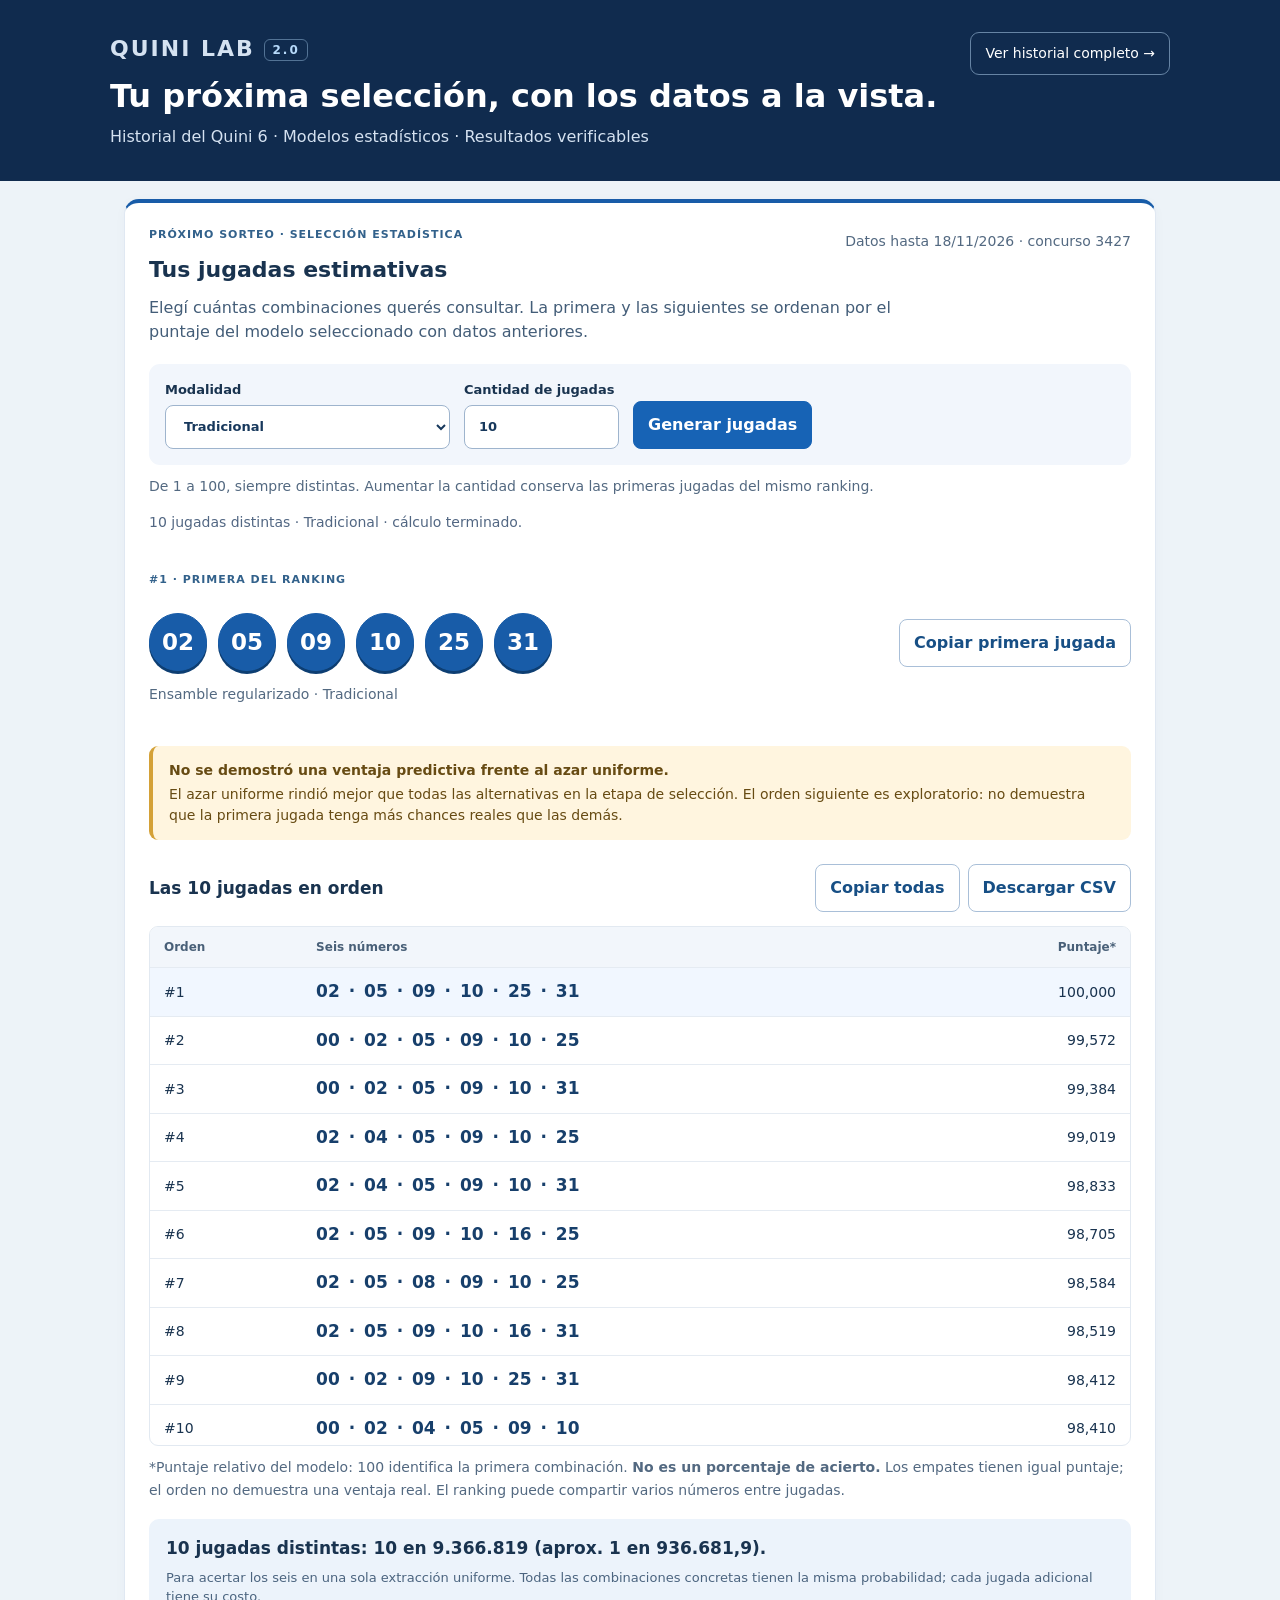
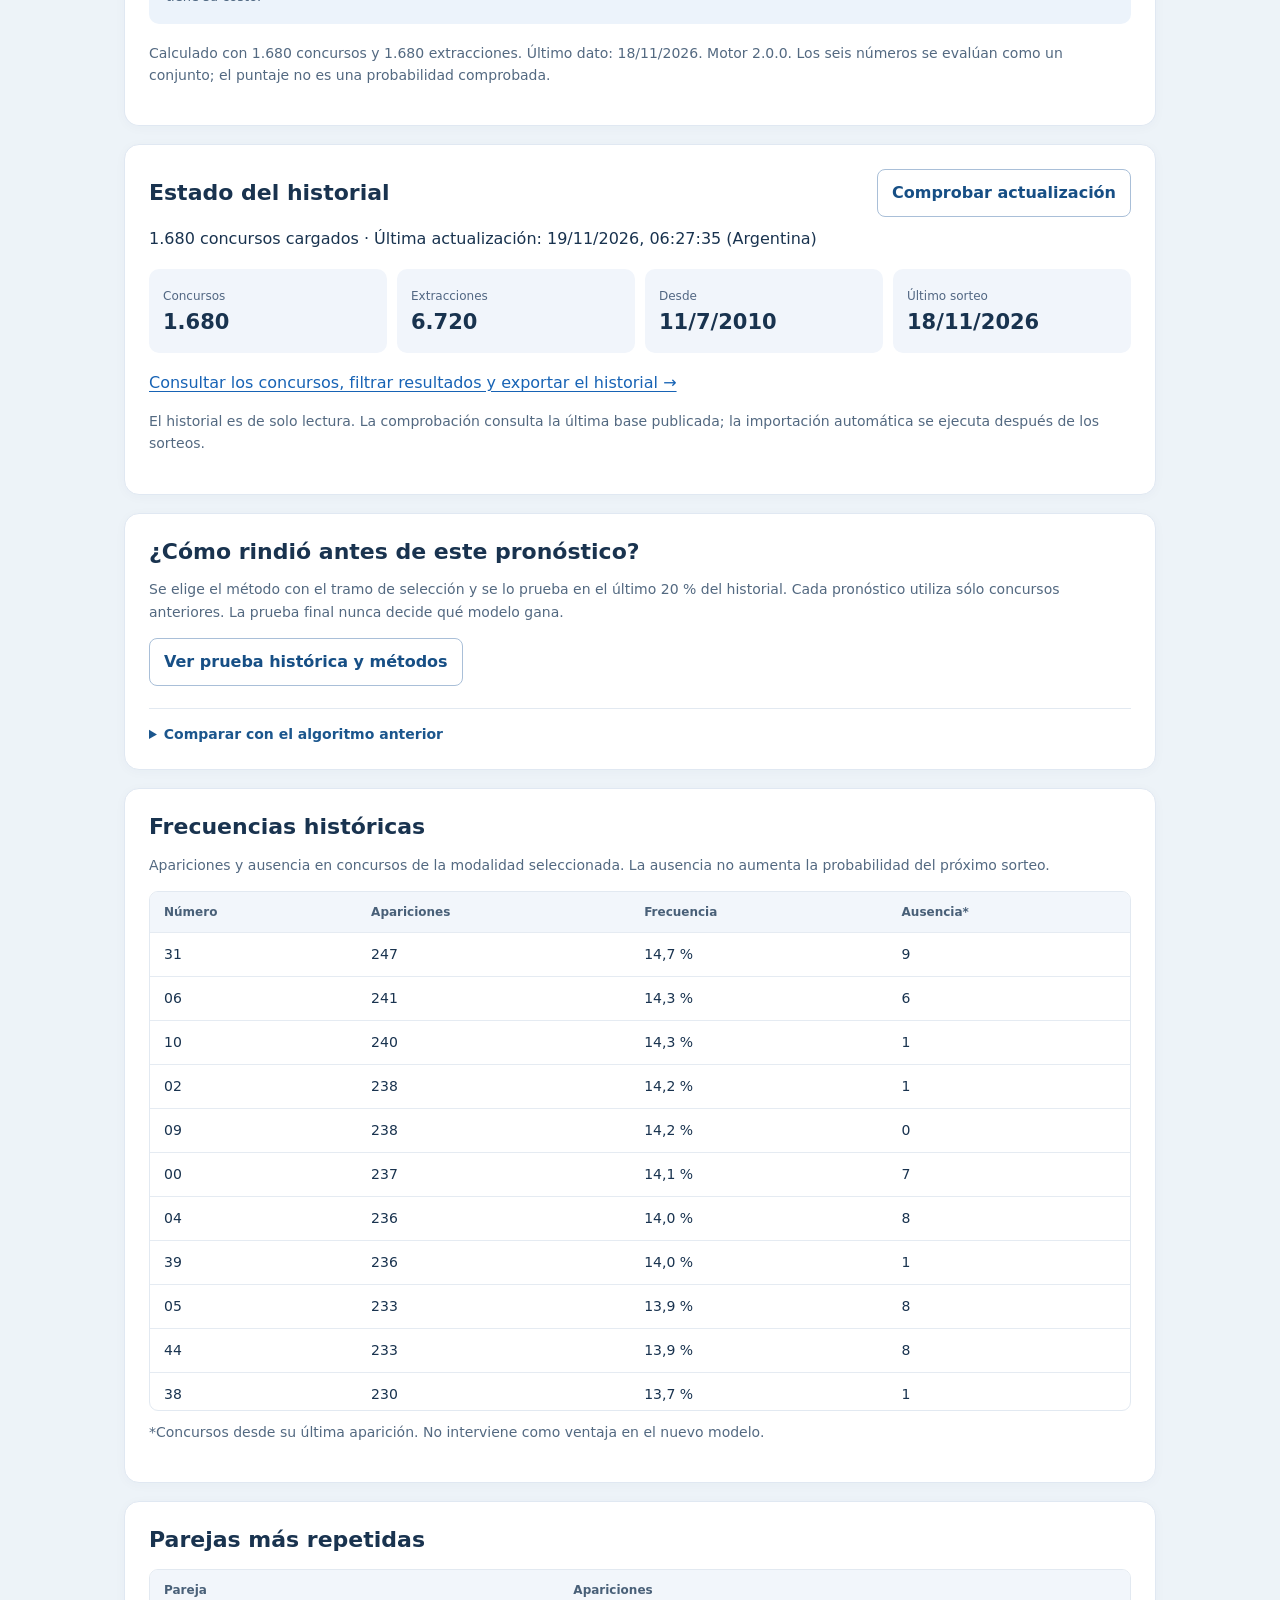
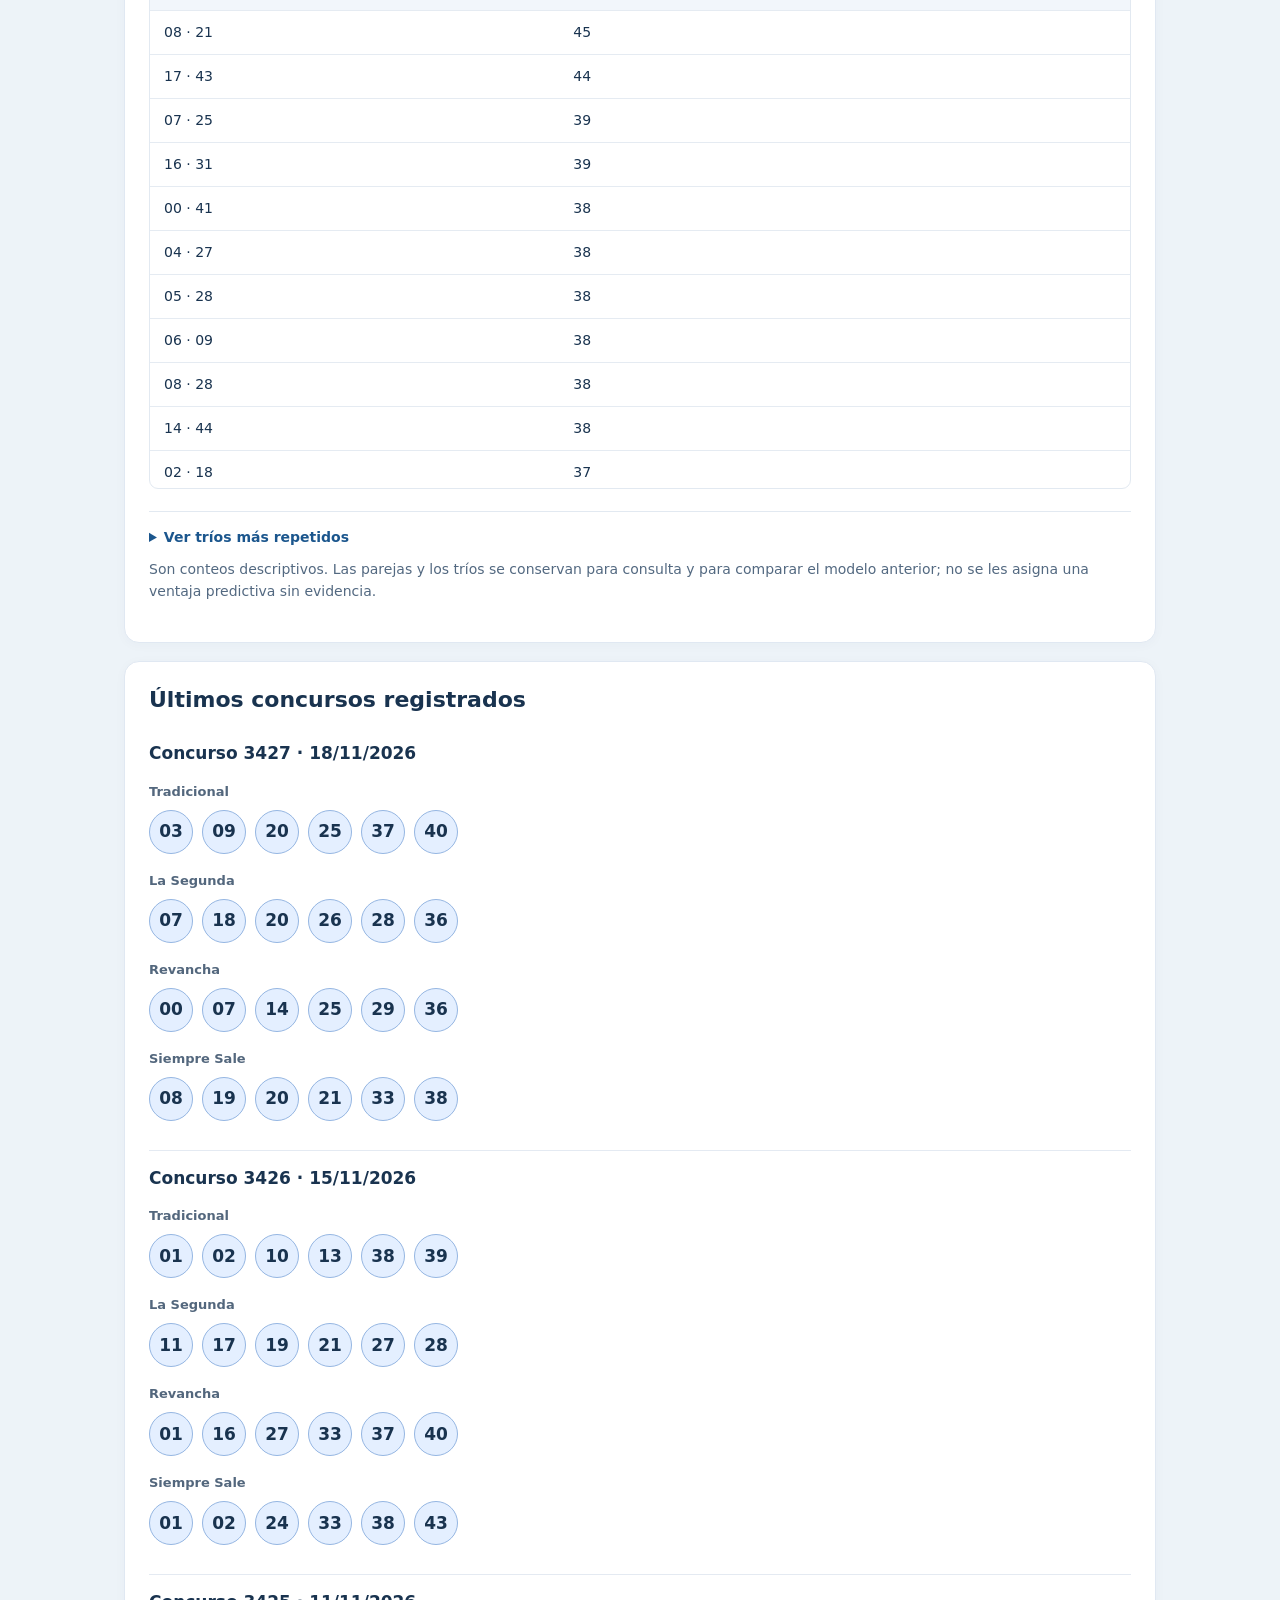
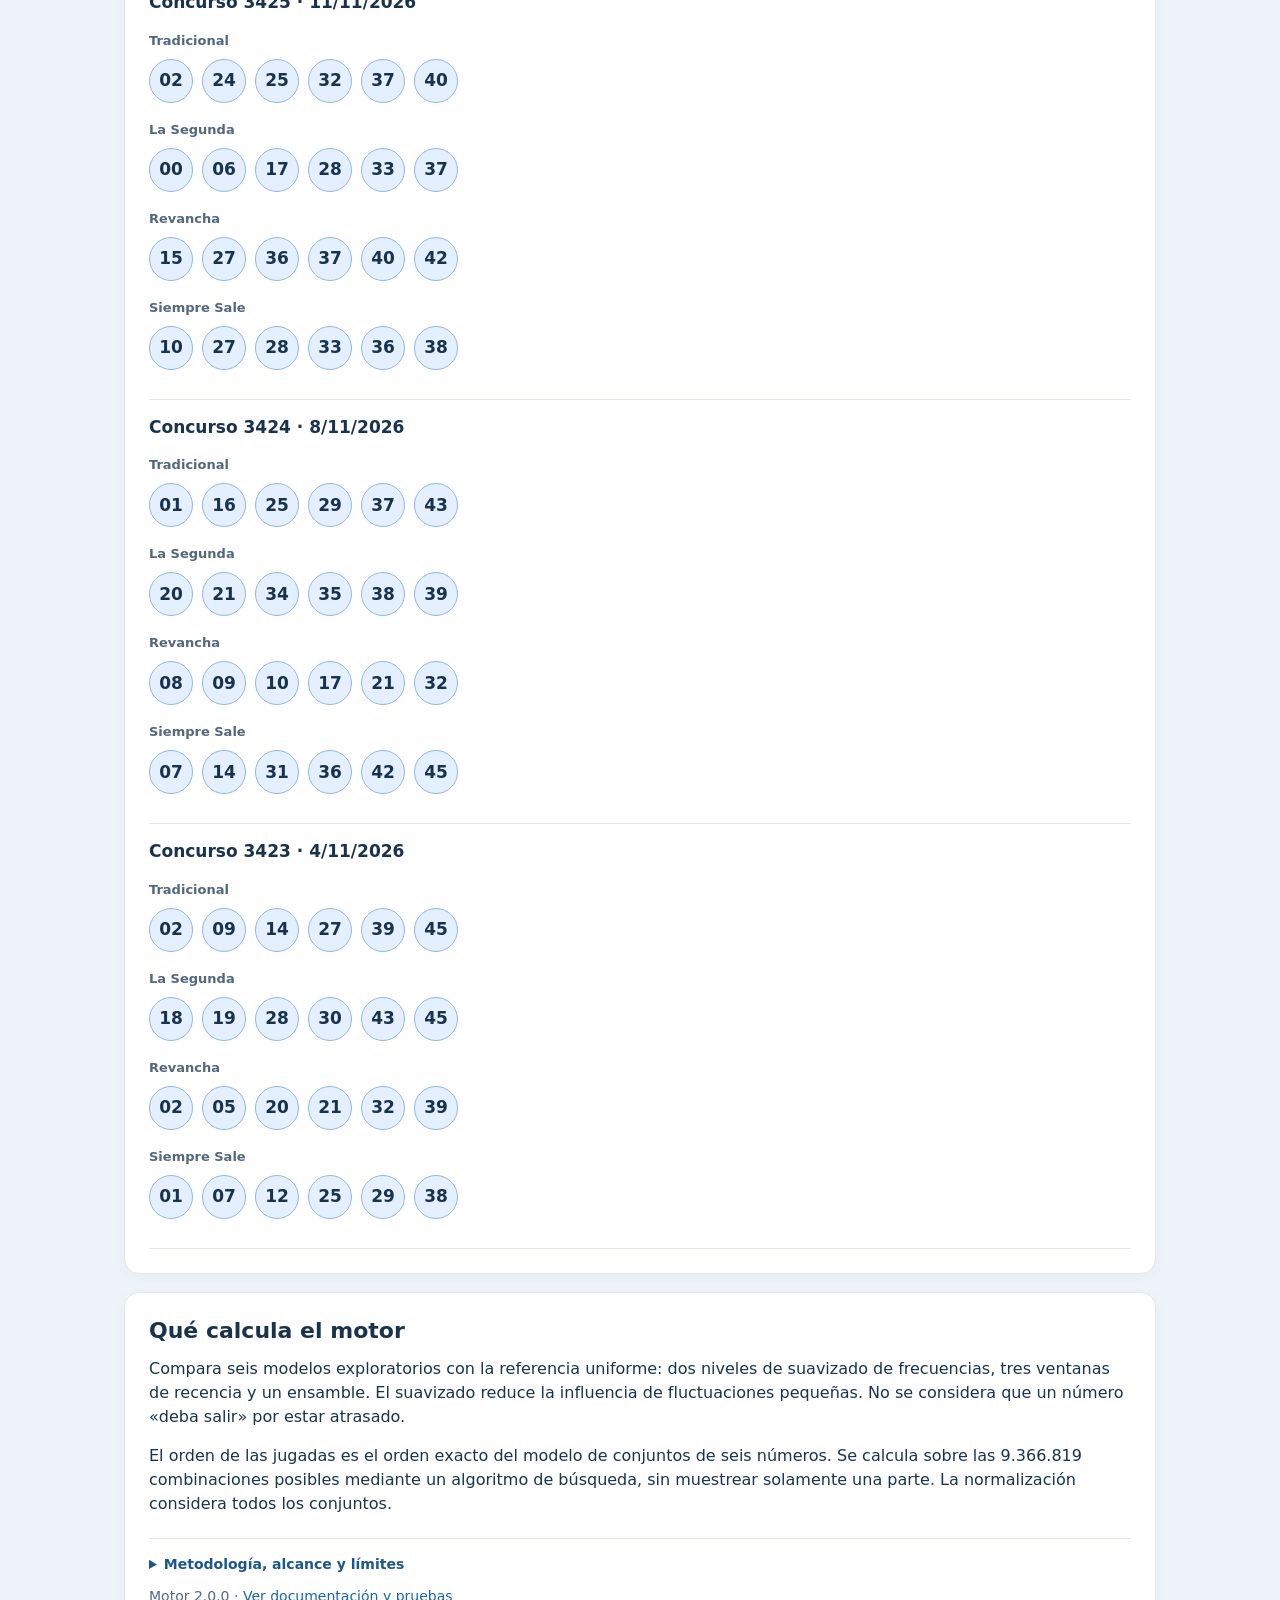
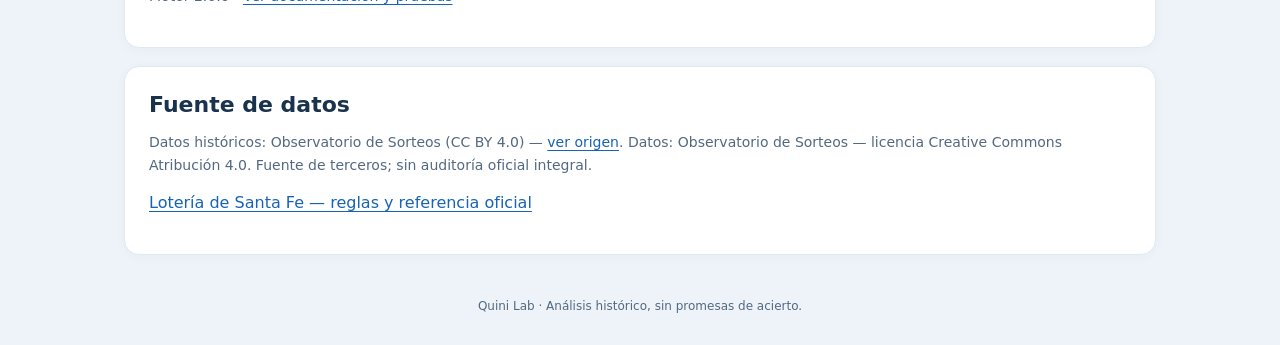
<file: app/index.html>
<!doctype html>
<html lang="es-AR">
<head>
<meta charset="utf-8"><meta name="viewport" content="width=device-width,initial-scale=1">
<meta name="theme-color" content="#102b4e"><title>Quini Lab | Jugadas y análisis</title>
<link rel="stylesheet" href="./styles.css?v=2.0.0">
</head>
<body>
<header><div class="header-inner"><div><p class="brand">QUINI LAB <span>2.0</span></p><h1>Tu próxima selección, con los datos a la vista.</h1><p>Historial del Quini 6 · Modelos estadísticos · Resultados verificables</p></div><a href="./historial.html" class="header-link">Ver historial completo →</a></div></header>
<main>
<section class="featured" id="jugada" aria-labelledby="pick-title">
<div class="section-heading"><span class="eyebrow">PRÓXIMO SORTEO · SELECCIÓN ESTADÍSTICA</span><span id="cutoff" class="muted">Consultando historial…</span></div>
<h2 id="pick-title">Tus jugadas estimativas</h2>
<p class="intro">Elegí cuántas combinaciones querés consultar. La primera y las siguientes se ordenan por el puntaje del modelo seleccionado con datos anteriores.</p>
<form id="generate-form" class="controls">
<label for="mode">Modalidad<select id="mode"><option>Tradicional</option><option>La Segunda</option><option>Revancha</option><option>Siempre Sale</option><option value="Todas">Todas (historial combinado)</option></select></label>
<label for="quantity">Cantidad de jugadas<input id="quantity" type="number" min="1" max="100" step="1" value="10" required inputmode="numeric" aria-describedby="quantity-help"></label>
<button id="generate" type="submit" disabled>Generar jugadas</button>
</form>
<p id="quantity-help" class="muted">De 1 a 100, siempre distintas. Aumentar la cantidad conserva las primeras jugadas del mismo ranking.</p>
<p id="compute-status" role="status" aria-live="polite">Cargando datos…</p>
<div id="forecast" hidden>
<div class="primary-pick"><div><p class="eyebrow">#1 · PRIMERA DEL RANKING</p><div id="pick" class="balls featured-balls"></div><p id="model-name" class="muted"></p></div><button id="copyPick" type="button" class="secondary" disabled>Copiar primera jugada</button></div>
<div id="evidence" class="notice" role="status"></div>
<div class="section-heading"><h3 id="ranking-title">Ranking completo</h3><div class="actions"><button id="copyAll" type="button" class="secondary" disabled>Copiar todas</button><button id="exportPicks" type="button" class="secondary" disabled>Descargar CSV</button></div></div>
<div class="table-scroll"><table class="ranking"><thead><tr><th scope="col">Orden</th><th scope="col">Seis números</th><th scope="col">Puntaje*</th></tr></thead><tbody id="ranked"></tbody></table></div>
<p class="muted">*Puntaje relativo del modelo: 100 identifica la primera combinación. <strong>No es un porcentaje de acierto.</strong> Los empates tienen igual puntaje; el orden no demuestra una ventaja real. El ranking puede compartir varios números entre jugadas.</p>
<div class="probability"><strong id="chance"></strong><span>Para acertar los seis en una sola extracción uniforme. Todas las combinaciones concretas tienen la misma probabilidad; cada jugada adicional tiene su costo.</span></div>
<p id="explain" class="muted"></p>
</div>
</section>
<section aria-labelledby="base-title"><div class="section-heading"><h2 id="base-title">Estado del historial</h2><button id="reload" class="secondary">Comprobar actualización</button></div><p id="status" aria-live="polite">Cargando historial…</p><div id="metrics" class="grid"></div><p><a href="./historial.html">Consultar los concursos, filtrar resultados y exportar el historial →</a></p><p class="muted">El historial es de solo lectura. La comprobación consulta la última base publicada; la importación automática se ejecuta después de los sorteos.</p></section>
<section aria-labelledby="test-title"><h2 id="test-title">¿Cómo rindió antes de este pronóstico?</h2><p class="muted">Se elige el método con el tramo de selección y se lo prueba en el último 20 % del historial. Cada pronóstico utiliza sólo concursos anteriores. La prueba final nunca decide qué modelo gana.</p><button id="backtest" class="secondary" type="button" disabled>Ver prueba histórica y métodos</button><div id="validation" hidden aria-live="polite"></div><details><summary>Comparar con el algoritmo anterior</summary><p class="muted">Conserva la heurística de frecuencias, atrasos, parejas y tríos como referencia. Evalúa hasta 80 extracciones recientes, con el error de ejecución corregido y sin usar otras modalidades del mismo concurso. Este período difiere del de la prueba final del motor nuevo.</p><button id="legacy-test" type="button" class="secondary" disabled>Evaluar modelo anterior</button><div id="legacy-result" class="muted" aria-live="polite"></div></details></section>
<section><h2>Frecuencias históricas</h2><p class="muted">Apariciones y ausencia en concursos de la modalidad seleccionada. La ausencia no aumenta la probabilidad del próximo sorteo.</p><div id="stats">Cargando…</div></section>
<section><h2>Parejas más repetidas</h2><div id="pairs">Cargando…</div><details><summary>Ver tríos más repetidos</summary><div id="triples"></div></details><p class="muted">Son conteos descriptivos. Las parejas y los tríos se conservan para consulta y para comparar el modelo anterior; no se les asigna una ventaja predictiva sin evidencia.</p></section>
<section><h2>Últimos concursos registrados</h2><div id="results">Cargando…</div></section>
<section><h2>Qué calcula el motor</h2><p>Compara seis modelos exploratorios con la referencia uniforme: dos niveles de suavizado de frecuencias, tres ventanas de recencia y un ensamble. El suavizado reduce la influencia de fluctuaciones pequeñas. No se considera que un número «deba salir» por estar atrasado.</p><p>El orden de las jugadas es el orden exacto del modelo de conjuntos de seis números. Se calcula sobre las 9.366.819 combinaciones posibles mediante un algoritmo de búsqueda, sin muestrear solamente una parte. La normalización considera todos los conjuntos.</p><details><summary>Metodología, alcance y límites</summary><p>El modelo utiliza probabilidades marginales suavizadas con un prior uniforme y construye una distribución condicional a que salgan exactamente seis números diferentes. Su normalización se calcula con polinomios simétricos elementales. La selección del método usa la pérdida logarítmica del conjunto completo, no solamente la cantidad de aciertos.</p><p>Primer 60 %: entrenamiento inicial. Siguiente 20 %: selección entre seis alternativas con parámetros prefijados. Último 20 %: prueba del método elegido, sin volver a seleccionarlo. Durante cada tramo se incorporan los concursos a medida que pasan. Finalmente se ajusta ese método con todo el historial para la próxima selección.</p><p>El ranking siempre muestra la mejor alternativa histórica de las seis, aunque el azar uniforme haya rendido mejor. En ese caso, el resultado se informa expresamente. Los intervalos del 95 % son aproximados, agrupados por concurso y con ajuste temporal Newey–West. No son una garantía de acierto ni corrigen revisiones posteriores del algoritmo.</p><p>«Todas» mezcla las modalidades y asume una distribución común; no estima un premio simultáneo en cuatro sorteos. Todas las modalidades de un concurso se evalúan antes de incorporarlo. La probabilidad de las jugadas se informa por extracción. Una prueba retrospectiva requiere confirmación con sorteos nuevos y puede perder vigencia al cambiar el historial.</p><p>Los resultados proceden de un tercero y no fueron auditados uno por uno contra extractos oficiales. Ninguna red neuronal, análisis de atrasos o algoritmo puede asegurar los próximos seis números de un sorteo justo e independiente.</p></details><p class="muted">Motor 2.0.0 · <a href="https://github.com/BUNKER4444/quini-lab/blob/main/METODOLOGIA.md" target="_blank" rel="noopener noreferrer">Ver documentación y pruebas</a></p></section>
<section><h2>Fuente de datos</h2><p id="source" class="muted">Cargando atribución…</p><p><a href="https://www.loteriasantafe.gov.ar/quini-preguntas-frecuentes/" target="_blank" rel="noopener noreferrer">Lotería de Santa Fe — reglas y referencia oficial</a></p></section>
</main><footer>Quini Lab · Análisis histórico, sin promesas de acierto.</footer>
<script src="./model.js?v=2.0.0"></script><script src="./legacy-model.js?v=2.0.0"></script><script src="./app.js?v=2.0.1"></script>
</body></html>
</file>
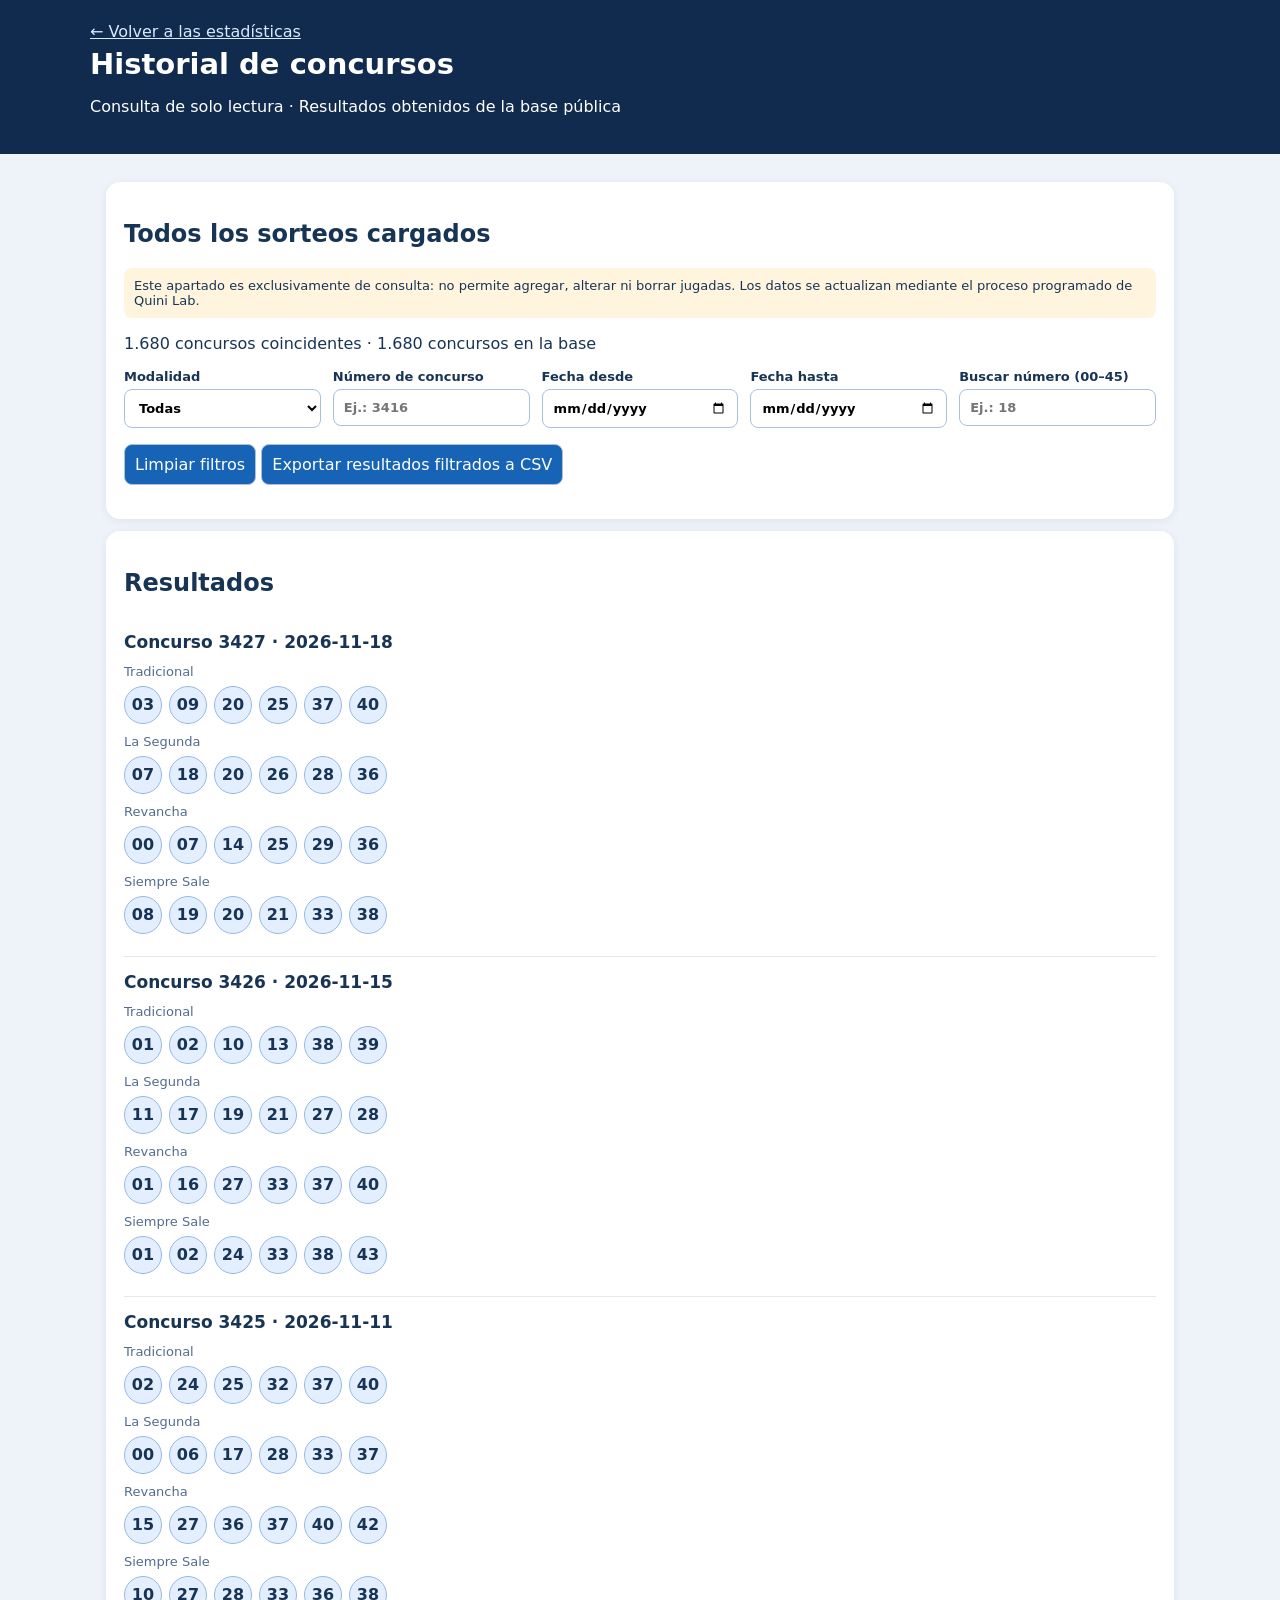
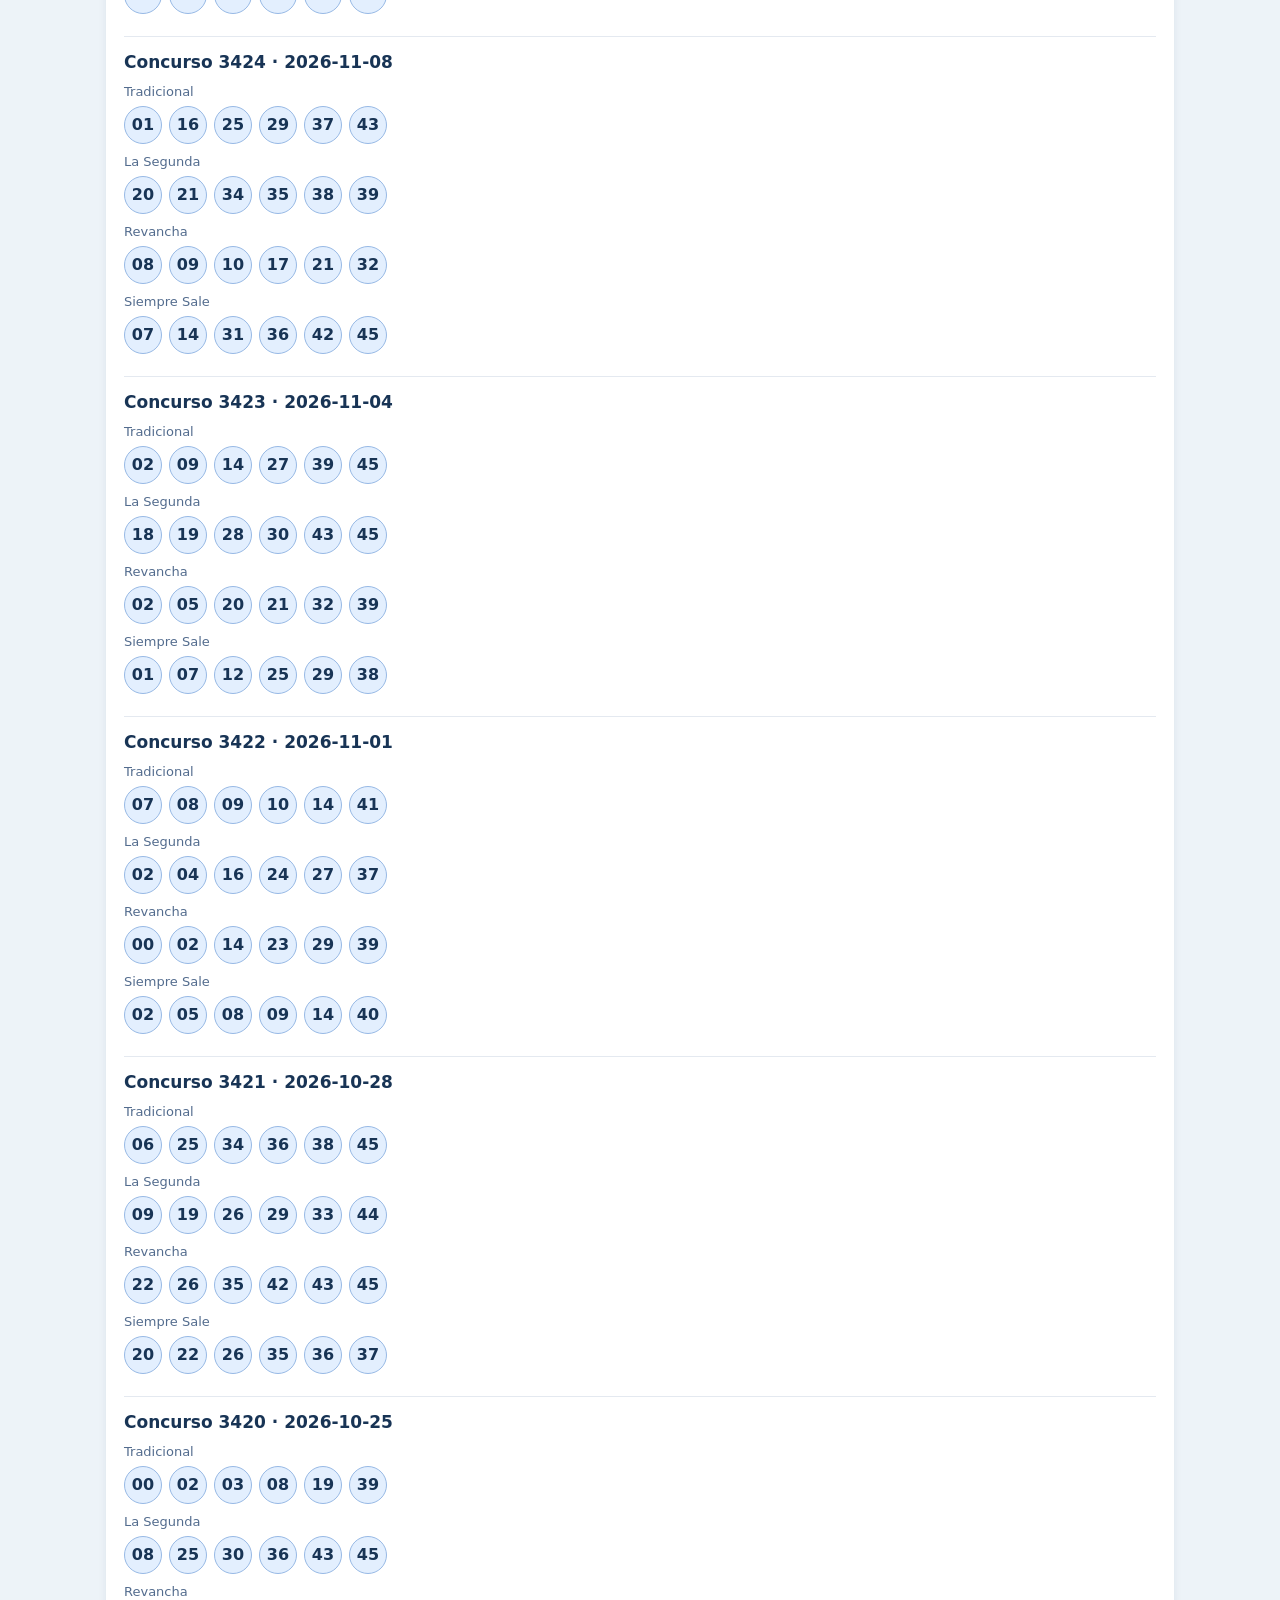
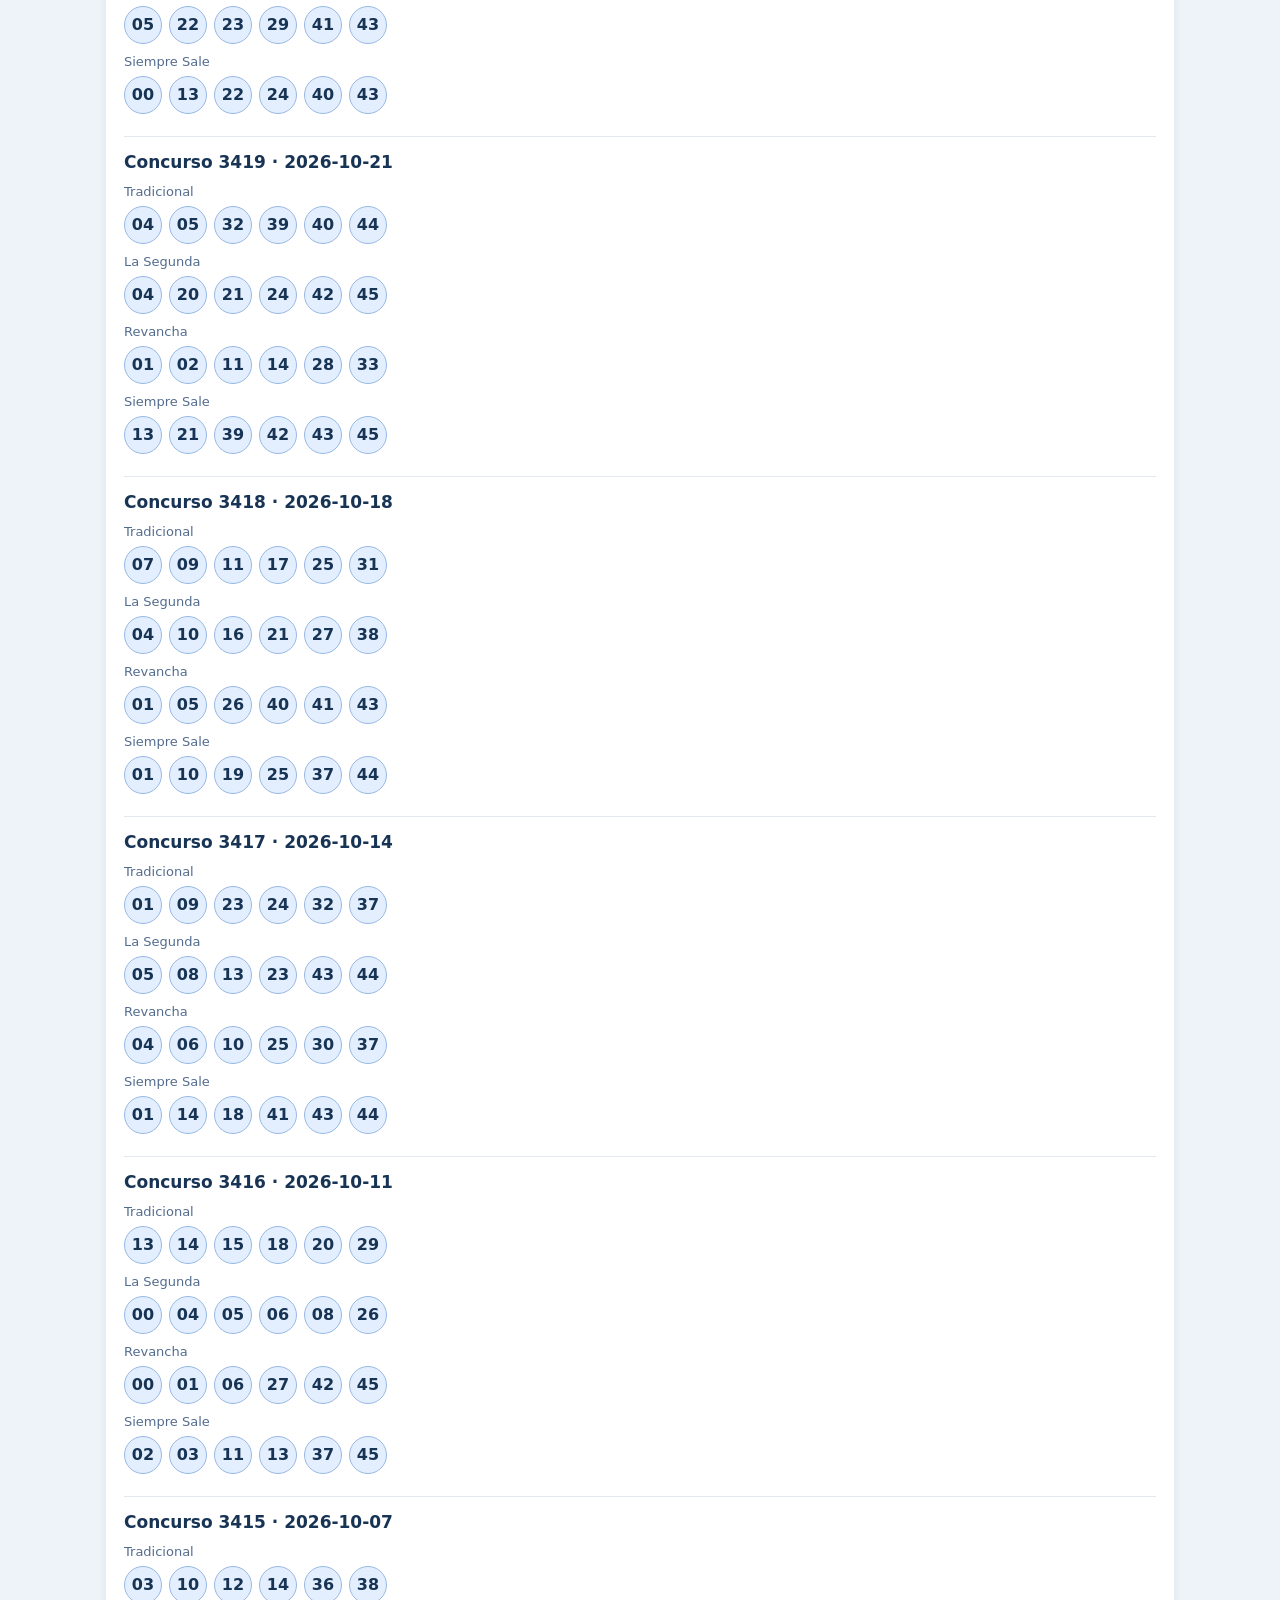
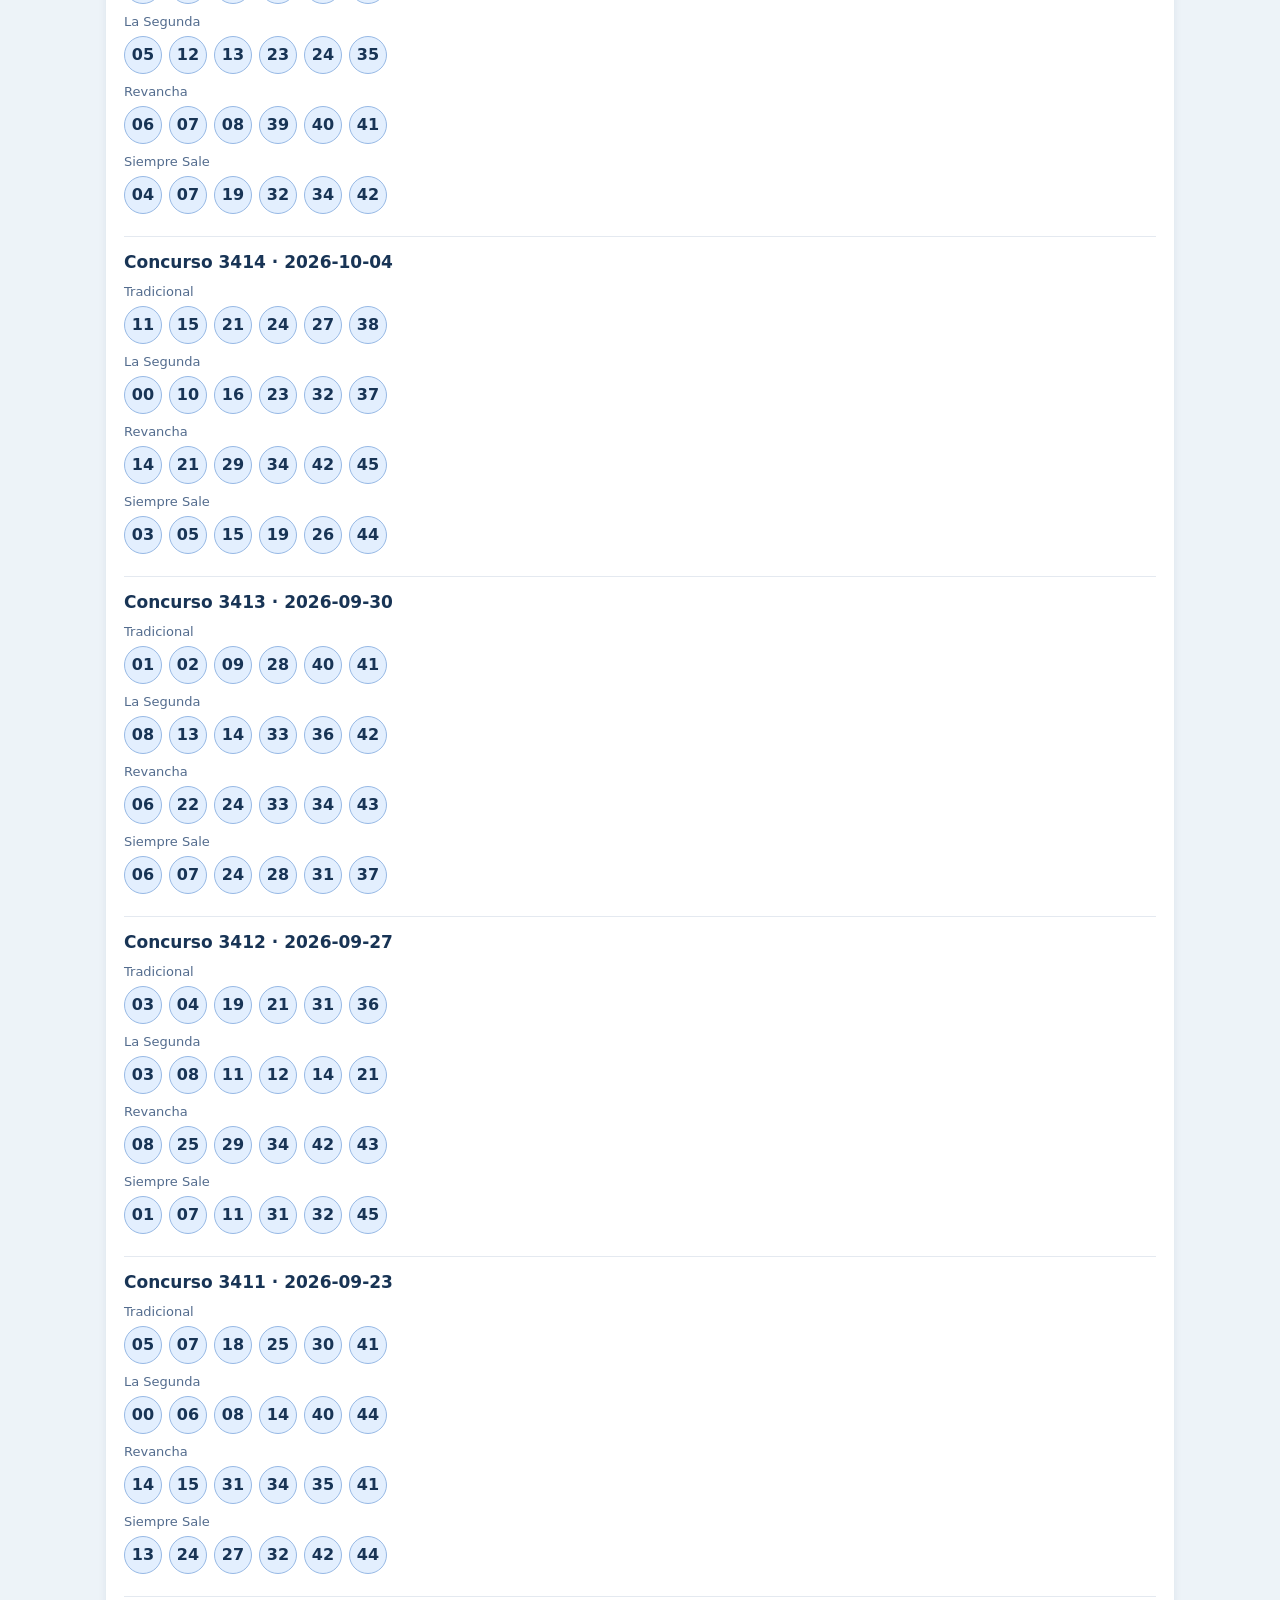
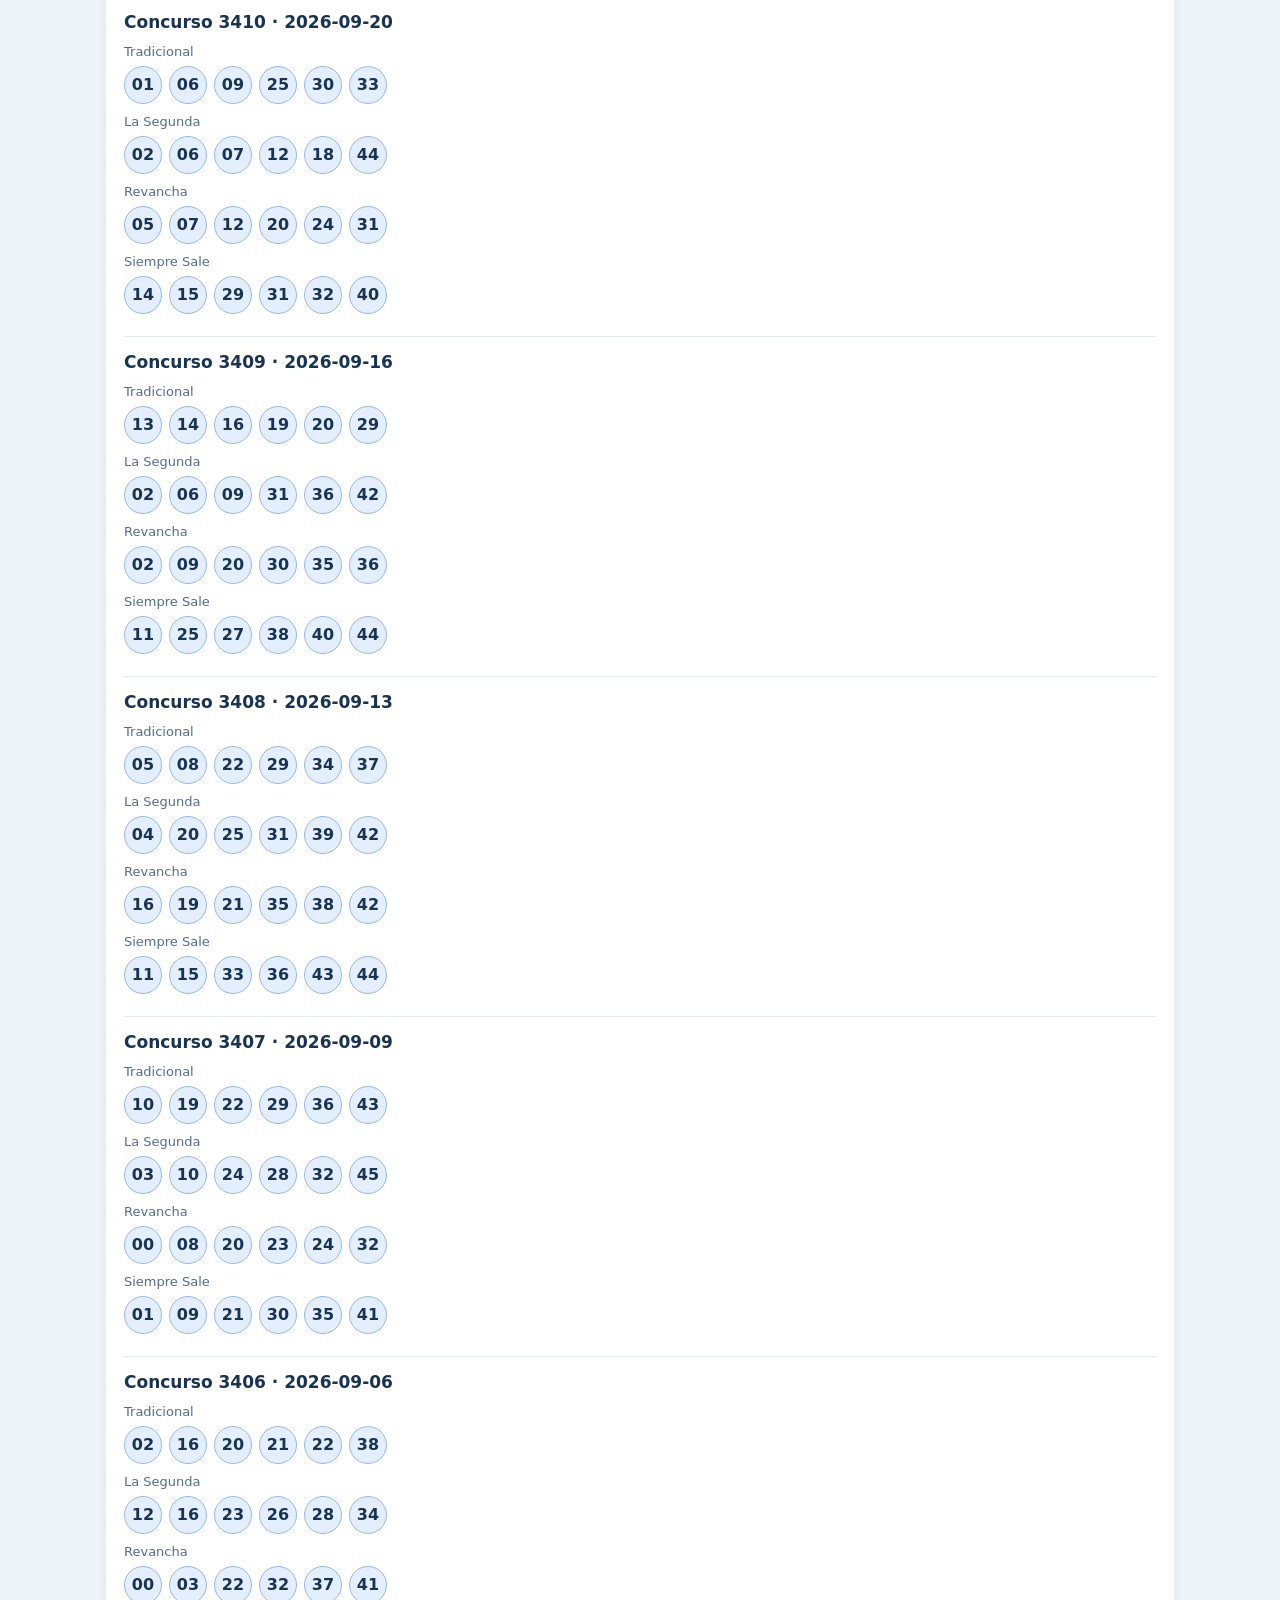
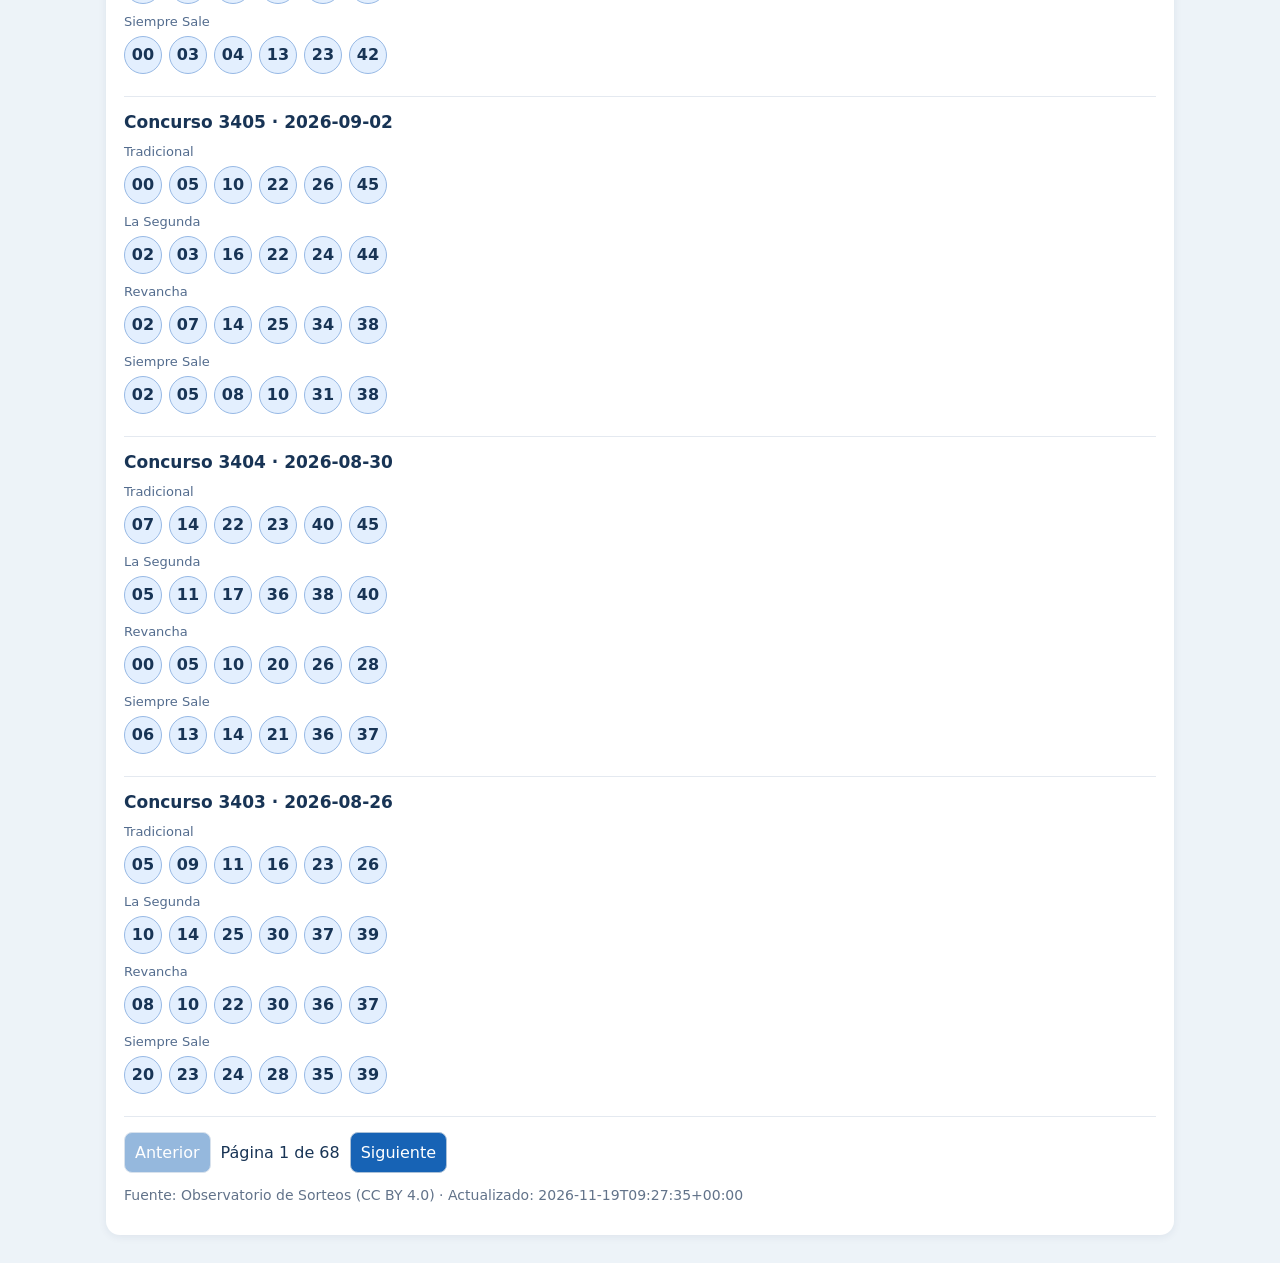
<file: app/historial.html>
<!doctype html><html lang="es"><head><meta charset="utf-8"><meta name="viewport" content="width=device-width,initial-scale=1"><title>Historial completo | Quini Lab</title>
<style>:root{font-family:system-ui,-apple-system,"Segoe UI",sans-serif;color:#183455;background:#edf3f8}*{box-sizing:border-box}body{margin:0}header{background:#102b4e;color:white;padding:22px 16px}header>div,main{max-width:1100px;margin:auto}h1{font-size:29px;margin:6px 0}header a{color:#dbe9ff}main{padding:16px}section{background:white;padding:18px;border-radius:14px;margin:12px 0;box-shadow:0 2px 9px #18304e12}label{font-size:13px;font-weight:600;display:flex;flex-direction:column;gap:5px}input,select,button{font:inherit;border:1px solid #abc1d8;padding:10px;border-radius:8px;background:white;max-width:100%}button{background:#1763b5;color:white;cursor:pointer}.controls{display:grid;grid-template-columns:repeat(auto-fit,minmax(165px,1fr));gap:12px}.muted{color:#62738a;font-size:14px}.balls{display:flex;gap:7px;flex-wrap:wrap;margin:7px 0}.ball{display:inline-grid;place-items:center;border-radius:50%;background:#e3effe;border:1px solid #97b9e5;width:38px;height:38px;font-weight:700}.record{padding:15px 0;border-bottom:1px solid #e4e9f0}.record h3{margin:0 0 12px;font-size:17px}.mode{font-size:13px;color:#536c8e;margin-top:10px}.pagination{display:flex;gap:10px;align-items:center;flex-wrap:wrap;margin-top:15px}button:disabled{opacity:.45;cursor:default}.warning{background:#fff5df;padding:10px;border-radius:8px;font-size:13px}@media(max-width:520px){.ball{width:34px;height:34px;font-size:13px}}</style></head>
<body><header><div><a href="./">← Volver a las estadísticas</a><h1>Historial de concursos</h1><p>Consulta de solo lectura · Resultados obtenidos de la base pública</p></div></header>
<main><section><h2>Todos los sorteos cargados</h2><p class="warning">Este apartado es exclusivamente de consulta: no permite agregar, alterar ni borrar jugadas. Los datos se actualizan mediante el proceso programado de Quini Lab.</p><p id="count" aria-live="polite">Cargando…</p><div class="controls">
<label>Modalidad<select id="mode"><option value="Todas">Todas</option><option>Tradicional</option><option>La Segunda</option><option>Revancha</option><option>Siempre Sale</option></select></label>
<label>Número de concurso<input id="contest" type="number" min="1" placeholder="Ej.: 3416"></label>
<label>Fecha desde<input id="from" type="date"></label>
<label>Fecha hasta<input id="to" type="date"></label>
<label>Buscar número (00–45)<input id="number" type="number" min="0" max="45" placeholder="Ej.: 18"></label>
</div><p><button id="clear">Limpiar filtros</button> <button id="export">Exportar resultados filtrados a CSV</button></p></section>
<section><h2>Resultados</h2><div id="list">Consultando base histórica…</div><div class="pagination"><button id="previous">Anterior</button><span id="page"></span><button id="next">Siguiente</button></div><p id="source" class="muted"></p></section></main>
<script>
const $=id=>document.getElementById(id),pad=n=>String(n).padStart(2,"0");
const safe=s=>String(s??"").replace(/[&<>"']/g,c=>({"&":"&amp;","<":"&lt;",">":"&gt;",'"':"&quot;","'":"&#39;"}[c]));
let all=[],filtered=[],page=0,source="",latest="",perPage=25;
async function init(){try{const r=await fetch("./data.json?nocache="+Date.now(),{cache:"no-store"});if(!r.ok)throw Error("HTTP "+r.status);const data=await r.json();all=Array.isArray(data.draws)?data.draws:[];source=data.source||"Fuente no especificada";latest=data.updated||"Sin fecha";apply();}catch(e){$("list").textContent="Error al cargar resultados: "+e.message;$("count").textContent="No se pudo leer la base."}}
function apply(){const mode=$("mode").value,contest=$("contest").value,from=$("from").value,to=$("to").value,num=$("number").value;
filtered=all.filter(d=>(!contest||String(d.contest)===contest)&&(!from||d.date>=from)&&(!to||d.date<=to)&&Object.entries(d.results||{}).some(([m,a])=>(mode==="Todas"||m===mode)&&Array.isArray(a)&&(!num||a.includes(Number(num)))));
filtered.sort((a,b)=>String(b.date).localeCompare(String(a.date))||Number(b.contest)-Number(a.contest));page=0;render()}
function render(){const mode=$("mode").value;$("count").textContent=filtered.length.toLocaleString("es-AR")+" concursos coincidentes · "+all.length.toLocaleString("es-AR")+" concursos en la base";$("source").textContent="Fuente: "+source+" · Actualizado: "+latest;const maxPages=Math.ceil(filtered.length/perPage),slice=filtered.slice(page*perPage,(page+1)*perPage);
$("list").innerHTML=slice.map(d=>'<article class="record"><h3>Concurso '+safe(d.contest)+' · '+safe(d.date)+'</h3>'+Object.entries(d.results||{}).filter(([m,a])=>(mode==="Todas"||mode===m)&&Array.isArray(a)&&(!$("number").value||a.includes(Number($("number").value)))).map(([m,a])=>'<div class="mode">'+safe(m)+'</div><div class="balls">'+a.map(n=>'<span class="ball">'+pad(n)+'</span>').join("")+'</div>').join("")+'</article>').join("")||"<p>No se encontraron concursos con esos filtros.</p>";
$("page").textContent=maxPages?"Página "+(page+1)+" de "+maxPages:"Sin páginas";$("previous").disabled=page===0;$("next").disabled=page>=maxPages-1}
["mode","contest","from","to","number"].forEach(id=>$(id).addEventListener("input",apply));$("clear").addEventListener("click",()=>{["contest","from","to","number"].forEach(id=>$(id).value="");$("mode").value="Todas";apply()});$("previous").addEventListener("click",()=>{page--;render();window.scrollTo(0,0)});$("next").addEventListener("click",()=>{page++;render();window.scrollTo(0,0)});
$("export").addEventListener("click",()=>{const mode=$("mode").value,num=$("number").value;const rows=[["concurso","fecha","modalidad","n1","n2","n3","n4","n5","n6"]];for(const d of filtered)for(const [m,a] of Object.entries(d.results||{})){if((mode==="Todas"||mode===m)&&Array.isArray(a)&&(!num||a.includes(Number(num))))rows.push([d.contest,d.date,m,...a.map(pad)])}
const csv="\uFEFF"+rows.map(r=>r.join(";")).join("\r\n");const blob=new Blob([csv],{type:"text/csv;charset=utf-8"});const url=URL.createObjectURL(blob);const a=document.createElement("a");a.href=url;a.download="quini_lab_historial_filtrado.csv";a.click();setTimeout(()=>URL.revokeObjectURL(url),1000)});
init();
</script></body></html>
</file>
<file: app/styles.css>
:root{font-family:system-ui,-apple-system,"Segoe UI",sans-serif;color:#19334f;background:#edf3f8;font-synthesis:none;line-height:1.5}*{box-sizing:border-box}body{margin:0}header{background:#102b4e;color:#fff;padding:32px 20px}.header-inner,main{max-width:1060px;margin:auto}.header-inner{display:flex;justify-content:space-between;gap:20px;align-items:flex-start}.brand{font-size:22px;font-weight:850;letter-spacing:2px;margin:0 0 12px}.brand span{font-size:12px;color:#b6d9fa;vertical-align:middle;border:1px solid #537395;padding:3px 7px;border-radius:6px}header h1{font-size:clamp(23px,3vw,32px);line-height:1.2;margin:10px 0}header p{color:#d5e2f1;margin:9px 0 0}.header-link{white-space:nowrap;color:white;border:1px solid #6684a4;padding:10px 14px;border-radius:9px;text-decoration:none;font-size:14px}main{padding:18px 14px}section{background:white;border:1px solid #e0e8f2;border-radius:15px;padding:24px;margin:0 0 18px;box-shadow:0 2px 12px #16345208}h2{font-size:22px;margin:0 0 12px;line-height:1.3}h3{font-size:17px;margin:0}p{margin:10px 0 15px}.intro{max-width:790px;color:#435d78}.muted{color:#536981;font-size:14px;line-height:1.6}.eyebrow{display:inline-block;color:#32618b;font-size:11px;letter-spacing:1px;font-weight:800;margin:0 0 12px}.section-heading{display:flex;align-items:center;justify-content:space-between;gap:14px;flex-wrap:wrap}.section-heading h2{margin-bottom:0}.controls{display:flex;gap:14px;align-items:flex-end;flex-wrap:wrap;background:#f2f6fc;padding:16px;border-radius:11px;margin:20px 0 8px}label{font-size:13px;font-weight:700;display:flex;flex-direction:column;gap:5px}input,select,button{font:inherit;border:1px solid #9eb4cd;border-radius:8px;padding:11px 14px;min-height:44px}select{background:white;color:#17385c;width:285px;max-width:100%}input{background:white;color:#17385c;width:155px}button{background:#1763b5;color:white;cursor:pointer;font-weight:650;border-color:#1763b5}button.secondary{background:white;color:#174f85;border-color:#a9bfd8}button:disabled{opacity:.5;cursor:default}button:hover:not(:disabled){filter:brightness(.94)}:focus-visible{outline:3px solid #d29013;outline-offset:3px}a{color:#1763b5;text-underline-offset:3px}.primary-pick{display:flex;align-items:center;justify-content:space-between;gap:12px;flex-wrap:wrap;padding:18px 0}.balls{display:flex;flex-wrap:wrap;gap:9px;margin:12px 0}.ball{display:inline-grid;place-items:center;width:44px;height:44px;border-radius:50%;background:#e4efff;border:1px solid #95b6e2;font-weight:800;font-size:17px;font-variant-numeric:tabular-nums}.featured-balls{gap:11px}.featured-balls .ball{width:58px;height:58px;background:#185ca8;border-color:#185ca8;color:white;font-size:23px;box-shadow:0 3px 0 #0d3e72}.featured{border-top:4px solid #185ca8}.notice{padding:14px 16px;border-radius:9px;background:#fff5df;color:#674b13;font-size:14px;margin:8px 0 24px;border-left:4px solid #d4a137}.notice strong{display:block;margin-bottom:3px}.actions{display:flex;gap:8px;flex-wrap:wrap}.table-scroll{overflow:auto;max-height:520px;margin-top:14px;border:1px solid #e2e9f1;border-radius:9px}table{border-collapse:collapse;width:100%;font-size:14px}th,td{text-align:left;padding:11px 14px;border-bottom:1px solid #e5ebf2}th{background:#f2f6fb;color:#496078;font-size:12px;font-weight:750}thead{position:sticky;top:0}td:first-child{font-variant-numeric:tabular-nums}.ranking tr:first-child{background:#f1f7ff}.ranking td:nth-child(2){font-size:17px;font-weight:750;font-variant-numeric:tabular-nums;white-space:nowrap;word-spacing:3px;color:#173f6b}.ranking th:last-child,.ranking td:last-child{text-align:right}.probability{background:#ecf3fb;border-radius:10px;padding:17px;margin:18px 0}.probability strong{display:block;font-size:17px}.probability span{display:block;color:#4b647f;font-size:13px;margin-top:6px}.grid{display:grid;grid-template-columns:repeat(auto-fit,minmax(170px,1fr));gap:10px;margin:18px 0}.metric{background:#f1f5fb;padding:14px;border-radius:10px}.metric strong{display:block;font-size:21px}.metric span{font-size:12px;color:#526783}.record{padding:15px 0;border-bottom:1px solid #e4eaf2}.record h3{margin-bottom:12px}.record>strong{font-size:13px;color:#53677d}.record .balls{margin:7px 0 14px}.error{color:#a32b21}details{border-top:1px solid #e2e9f1;margin-top:22px;padding-top:15px}summary{cursor:pointer;font-weight:650;font-size:14px;color:#1b568d}details p{font-size:14px;color:#536981}footer{text-align:center;color:#536981;font-size:12px;padding:6px 15px 30px}[hidden]{display:none!important}#compute-status{font-size:14px;color:#526783}#validation{margin-top:18px}.phase{margin:12px 0;font-size:13px}.phase strong{color:#173f6b}#legacy-result{margin-top:15px}@media(max-width:650px){.header-inner{display:block}.header-link{display:inline-block;margin-top:18px}.controls{gap:12px}.controls label:first-child{width:100%}.controls select{width:100%}.controls input{width:135px}section{padding:19px}.featured-balls{gap:8px}.featured-balls .ball{width:43px;height:43px;font-size:18px}.ranking td:nth-child(2){font-size:14px;word-spacing:0}th,td{padding:10px 8px}.grid{grid-template-columns:repeat(2,minmax(0,1fr))}header{padding:23px 18px}.actions button{font-size:13px}.muted{font-size:13px}}@media(max-width:370px){main{padding:12px 8px}section{padding:15px}.featured-balls{gap:6px}.featured-balls .ball{width:39px;height:39px}.ranking th,.ranking td{padding:10px 6px}.ranking td:nth-child(2){font-size:13px}}
</file>
